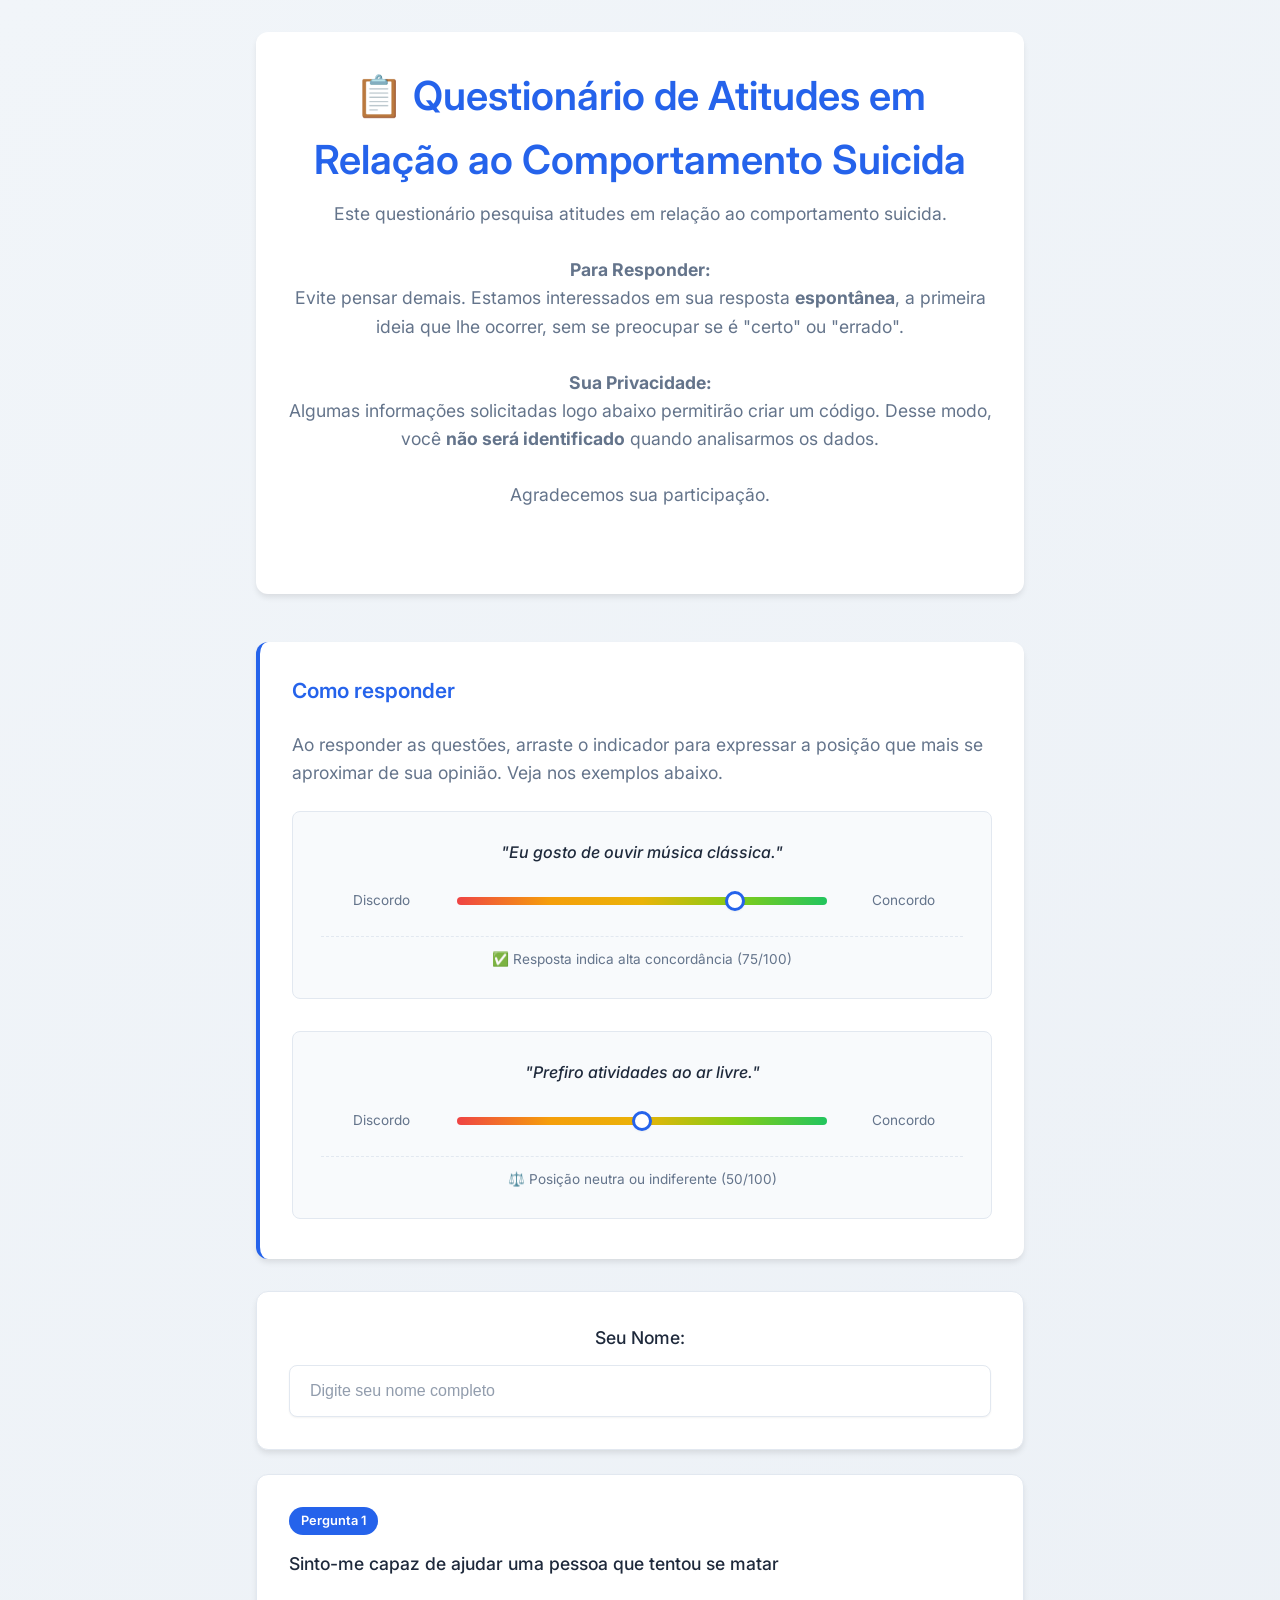
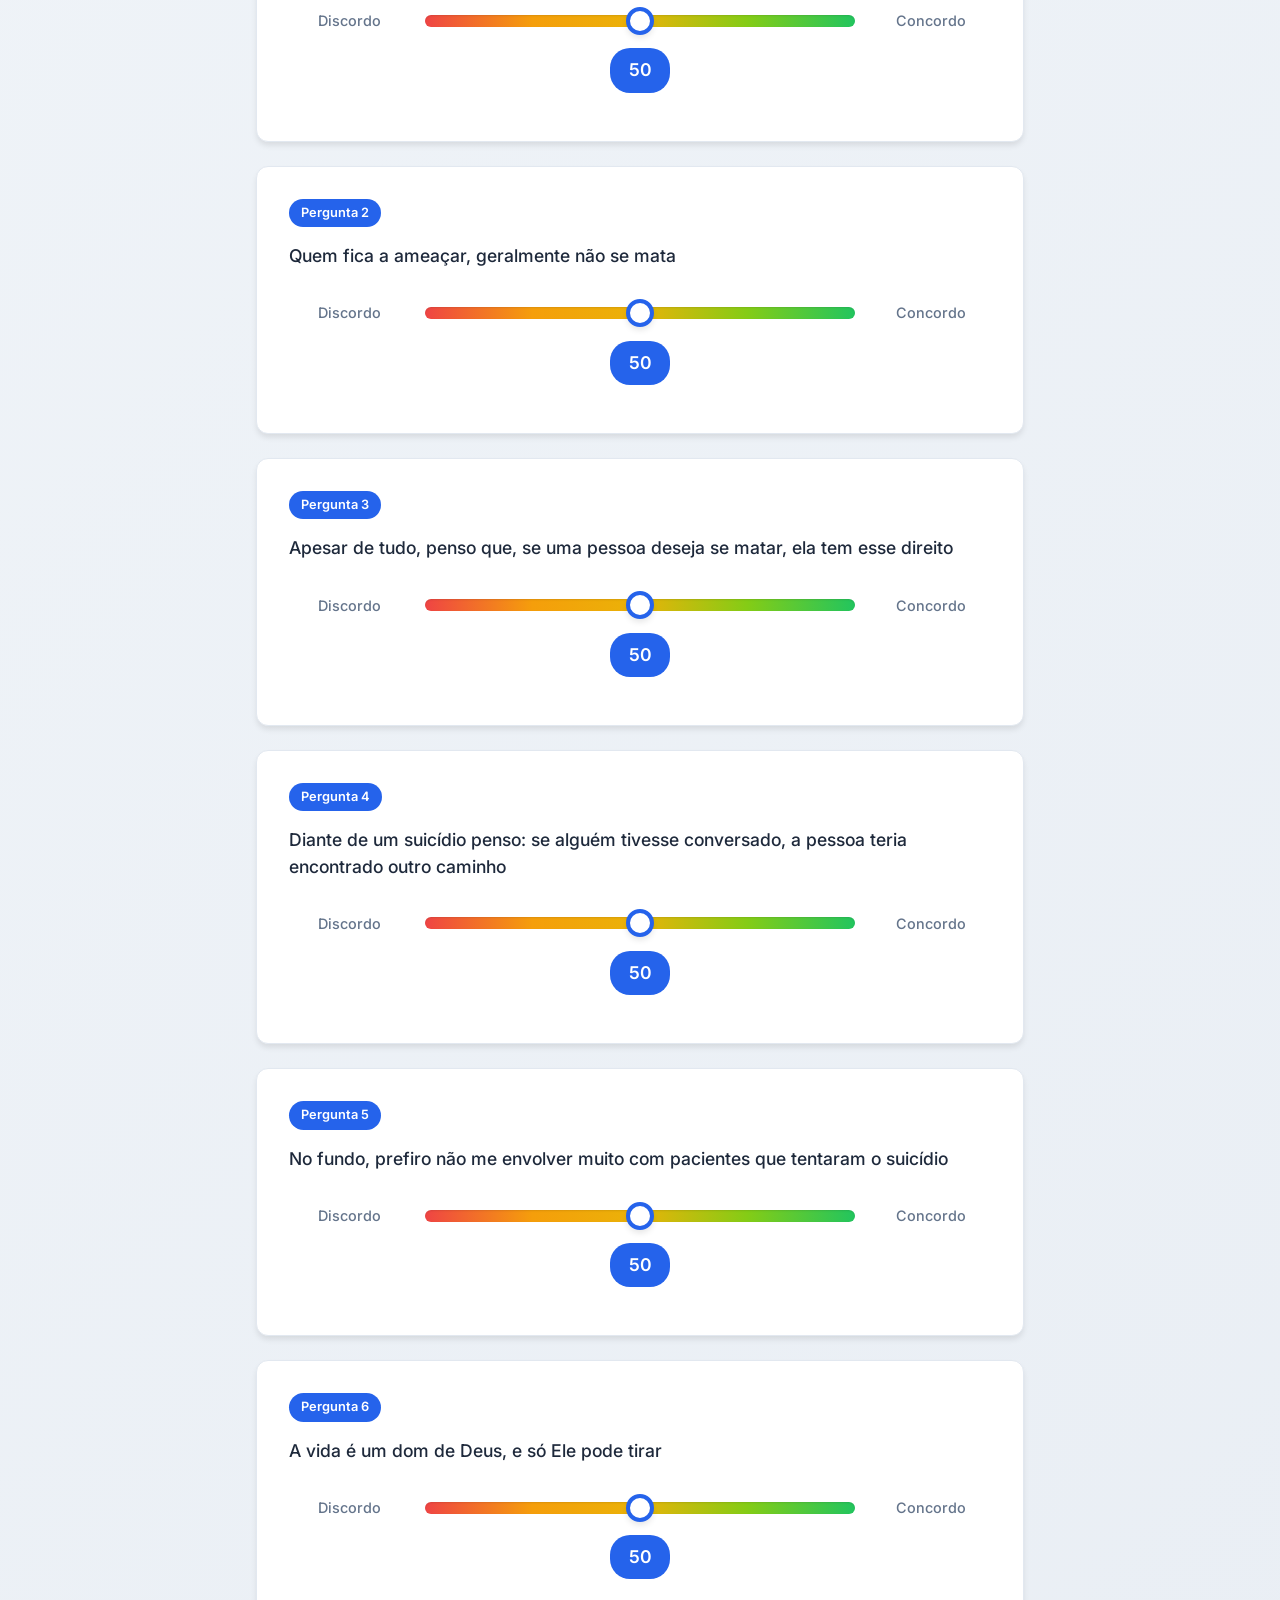
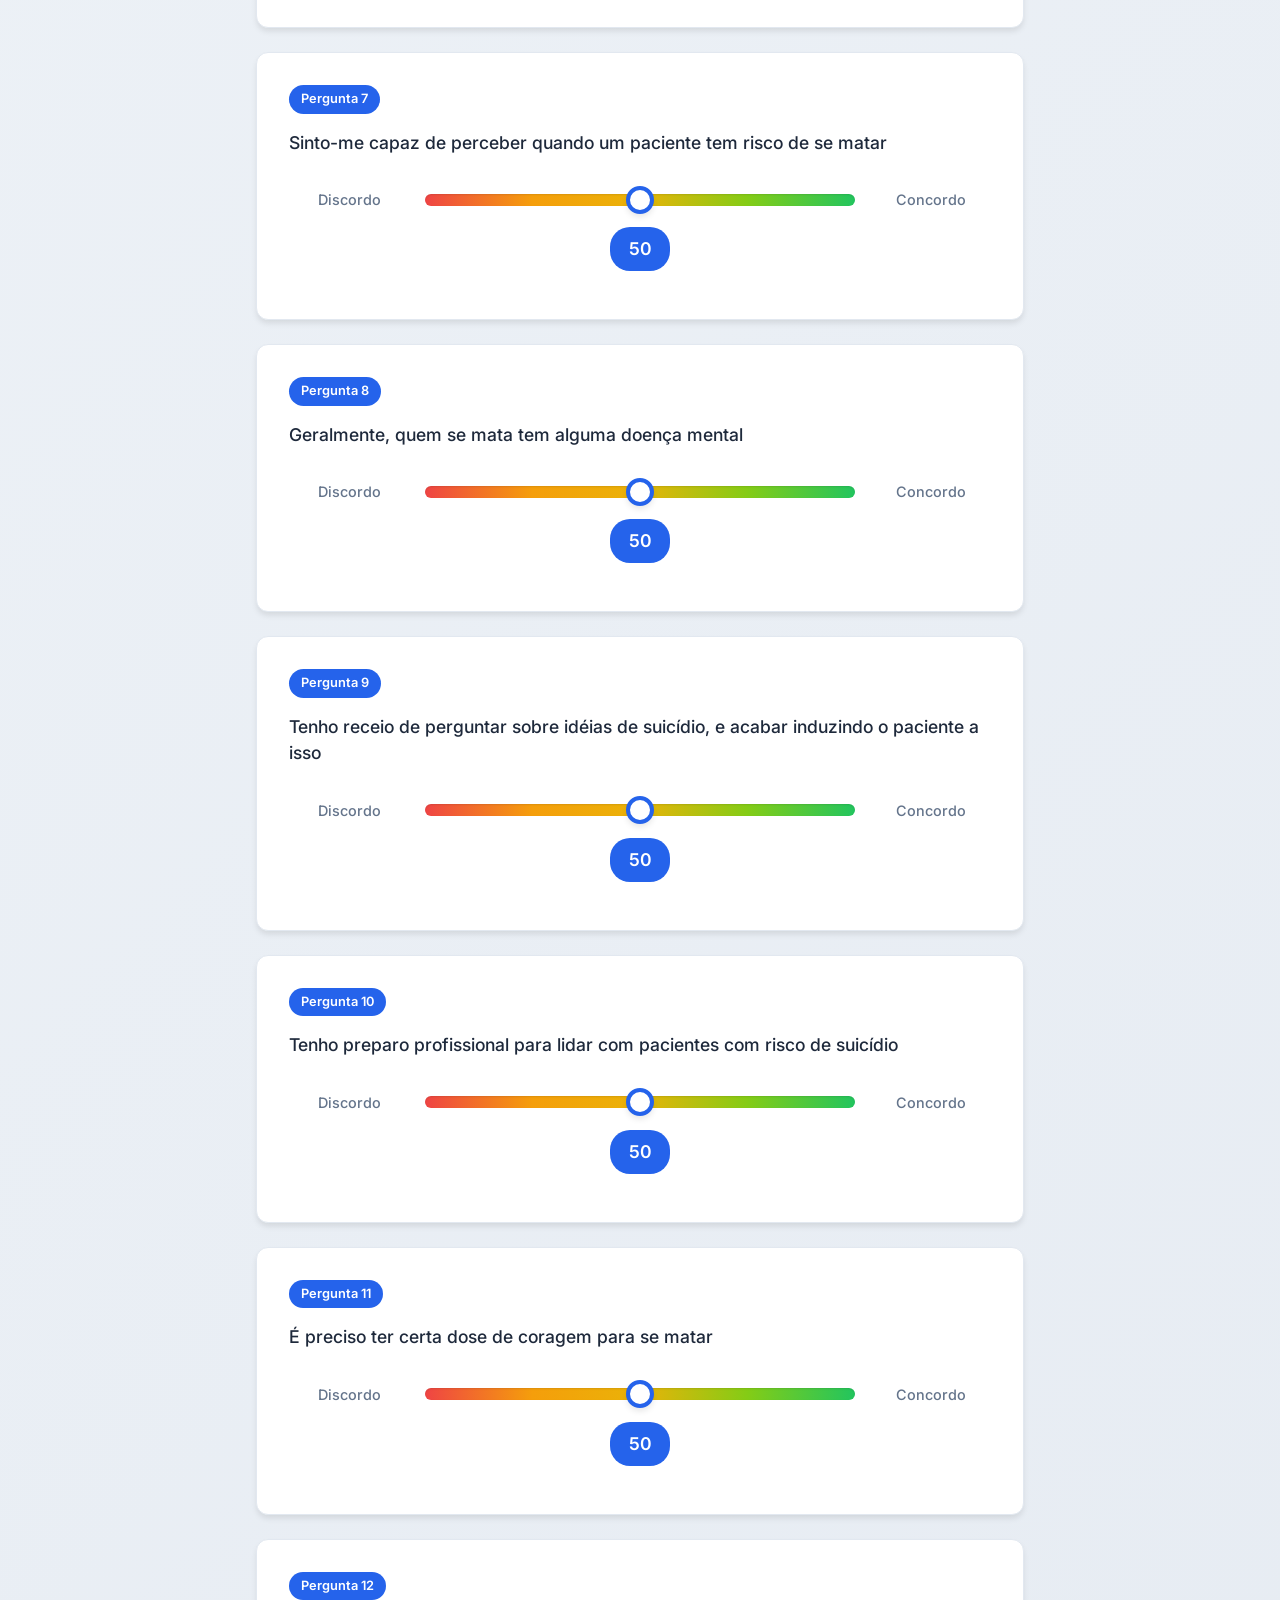
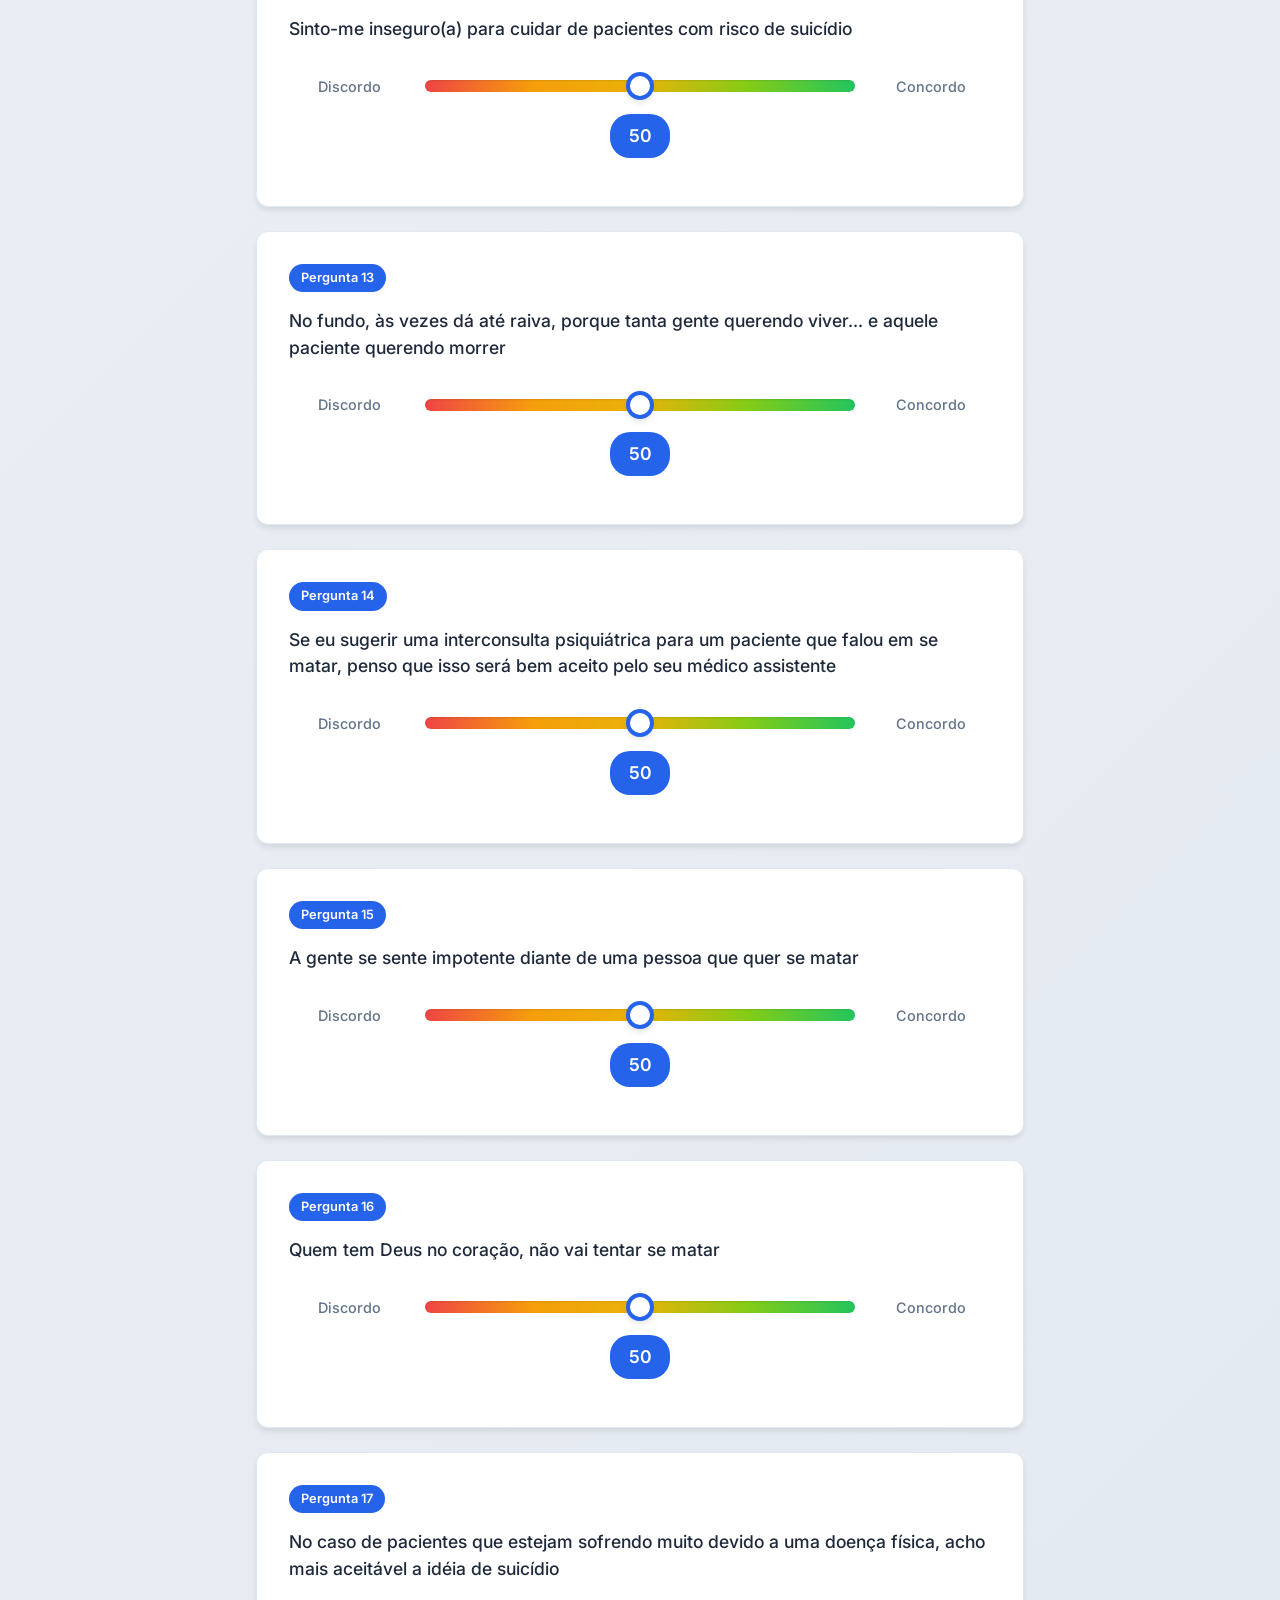
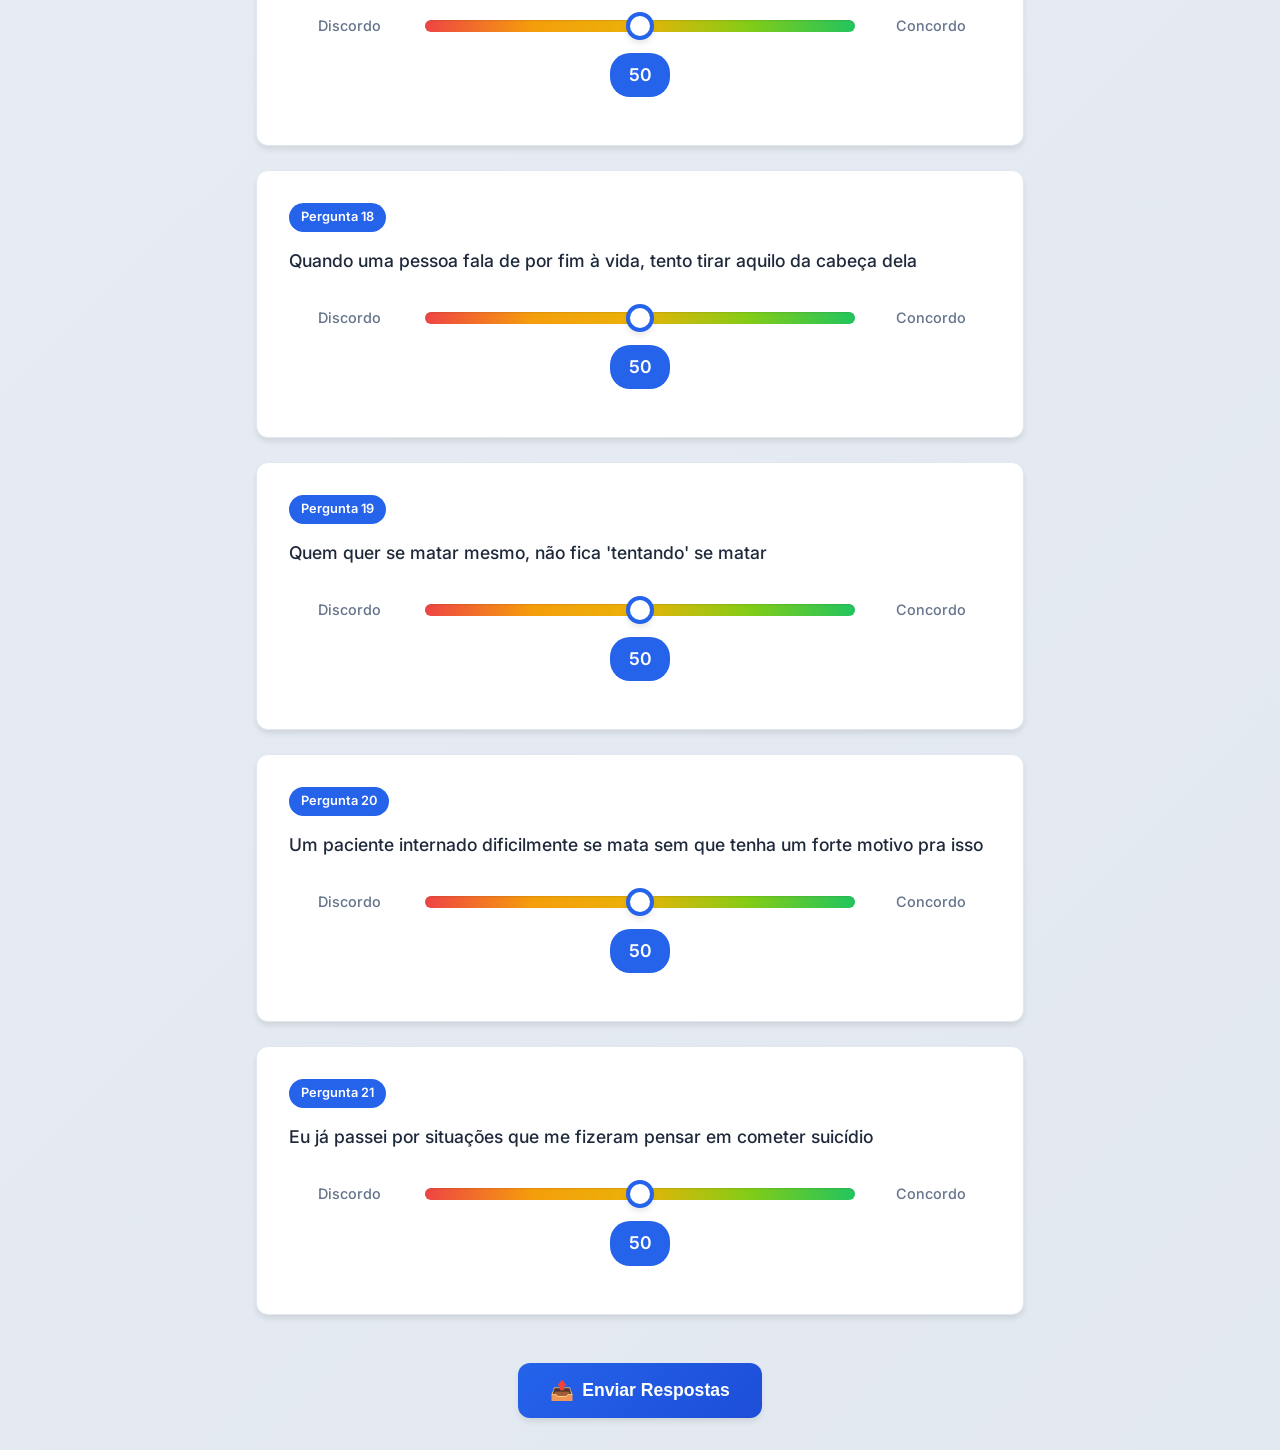
<file: index.html>
<!DOCTYPE html>
<html lang="pt-BR">
<head>
    <meta charset="UTF-8">
    <meta name="viewport" content="width=device-width, initial-scale=1.0">
    <title>Questionário de Atitudes em Relação ao Comportamento Suicida</title>
    <link rel="stylesheet" href="style.css">
    <link href="https://fonts.googleapis.com/css2?family=Inter:wght@300;400;500;600&display=swap" rel="stylesheet">
</head>
<body>
    <div class="container">
        <header class="header">
            <h1>📋 Questionário de Atitudes em Relação ao Comportamento Suicida</h1>
            <p class="subtitle">
                Este questionário pesquisa atitudes em relação ao comportamento suicida.
                <br><br>
                <strong>Para Responder:</strong><br>
                Evite pensar demais. Estamos interessados em sua resposta <strong>espontânea</strong>, a primeira ideia que lhe ocorrer, sem se preocupar se é "certo" ou "errado".
                <br><br>
                <strong>Sua Privacidade:</strong><br>
                Algumas informações solicitadas logo abaixo permitirão criar um código. Desse modo, você <strong>não será identificado</strong> quando analisarmos os dados.
                <br><br>
                Agradecemos sua participação.
                <br><br>
            </p>
        </header>

        <div class="instructions-section">
            <h2> Como responder</h2>
            <p class="subtitle"> Ao responder as questões, arraste o indicador para expressar a posição que mais se aproximar de sua opinião. Veja nos exemplos abaixo.</p>
            <div class="instruction-examples">
                <div class="example-item">
                    <p class="example-statement">"Eu gosto de ouvir música clássica."</p>
                    <div class="example-slider">
                        <span class="example-label">Discordo</span>
                        <div class="example-track">
                            <div class="example-thumb" style="left: 75%;"></div>
                        </div>
                        <span class="example-label">Concordo</span>
                    </div>
                    <p class="example-explanation">✅ Resposta indica alta concordância (75/100)</p>
                </div>
                
                <div class="example-item">
                    <p class="example-statement">"Prefiro atividades ao ar livre."</p>
                    <div class="example-slider">
                        <span class="example-label">Discordo</span>
                        <div class="example-track">
                            <div class="example-thumb" style="left: 50%;"></div>
                        </div>
                        <span class="example-label">Concordo</span>
                    </div>
                    <p class="example-explanation">⚖️ Posição neutra ou indiferente (50/100)</p>
                </div>
            </div>
        </div>

        <form id="survey-form" class="survey-form">
            <!-- NOVO CAMPO PARA O NOME -->
            <div class="form-group question-item">
                <label for="userName">Seu Nome:</label>
                <input type="text" id="userName" name="userName" placeholder="Digite seu nome completo" required>
            </div>
            <!-- FIM DO NOVO CAMPO -->

            <div id="questions-container" class="questions-container">
                <!-- Perguntas serão carregadas aqui -->
            </div>
            
            <div class="form-actions">
                <button type="submit" class="submit-btn">
                    <span class="btn-icon">📤</span>
                    Enviar Respostas
                </button>
            </div>
        </form>

        <div id="loading" class="loading">
            <div class="spinner"></div>
            <p>Carregando perguntas...</p>
        </div>

        <div id="success-screen" class="success-screen hidden">
            <div class="success-icon">✅</div>
            <h2>Obrigada por participar!</h2>
            <p>Suas respostas foram <strong>enviadas com sucesso</strong>.</p>
            <p class="success-sub">Você já pode fechar esta página.</p>
        </div>
    </div>

    <script src="script.js"></script>
</body>
</html>
</file>
<file: style.css>
:root {
    --primary-color: #2563eb;
    --primary-hover: #1d4ed8;
    --secondary-color: #64748b;
    --success-color: #10b981;
    --background: #f8fafc;
    --surface: #ffffff;
    --border: #e2e8f0;
    --text-primary: #1e293b;
    --text-secondary: #64748b;
    --shadow-sm: 0 1px 2px 0 rgb(0 0 0 / 0.05);
    --shadow-md: 0 4px 6px -1px rgb(0 0 0 / 0.1);
    --shadow-lg: 0 10px 15px -3px rgb(0 0 0 / 0.1);
    --radius: 12px;
    --radius-sm: 8px;
}

* {
    margin: 0;
    padding: 0;
    box-sizing: border-box;
}

body {
    font-family: 'Inter', -apple-system, BlinkMacSystemFont, sans-serif;
    background: linear-gradient(135deg, #f1f5f9 0%, #e2e8f0 100%);
    color: var(--text-primary);
    line-height: 1.6;
    min-height: 100vh;
}

.container {
    max-width: 800px;
    margin: 0 auto;
    padding: 2rem 1rem;
}

/* Header */
.header {
    text-align: center;
    margin-bottom: 3rem;
    padding: 2rem;
    background: var(--surface);
    border-radius: var(--radius);
    box-shadow: var(--shadow-md);
}

.header h1 {
    font-size: 2.5rem;
    font-weight: 600;
    color: var(--primary-color);
    margin-bottom: 0.5rem;
}

.subtitle {
    font-size: 1.1rem;
    color: var(--text-secondary);
    margin-bottom: 1.5rem;
}

.scale-info {
    display: flex;
    justify-content: space-between;
    gap: 1rem;
    padding: 1rem;
    background: #f1f5f9;
    border-radius: var(--radius-sm);
    border: 2px dashed var(--border);
}

.scale-point {
    font-size: 0.9rem;
    font-weight: 500;
    color: var(--text-secondary);
}

/* Instructions - CORRIGIDO PARA EVITAR OVERFLOW */
.instructions-section {
    background: var(--surface);
    border-radius: var(--radius);
    padding: 2rem;
    margin-bottom: 2rem;
    box-shadow: var(--shadow-md);
    border-left: 4px solid var(--primary-color);
    
    /* CORREÇÕES PARA EVITAR OVERFLOW */
    min-height: auto;
    height: auto;
    overflow: visible;
    padding-bottom: 2.5rem;
}

.instructions-section h2 {
    color: var(--primary-color);
    margin-bottom: 1.5rem;
    font-size: 1.3rem;
    font-weight: 600;
}

.instruction-examples {
    display: grid;
    gap: 2rem;
    
    /* CORREÇÕES PARA EVITAR OVERFLOW */
    grid-template-rows: auto auto;
}

.example-item {
    padding: 1.75rem;
    background: #f8fafc;
    border-radius: var(--radius-sm);
    border: 1px solid var(--border);
    
    /* CORREÇÕES PARA EVITAR OVERFLOW */
    height: auto;
    min-height: auto;
    overflow: visible;
}

.example-statement {
    font-weight: 500;
    font-style: italic;
    margin-bottom: 1rem;
    color: var(--text-primary);
    text-align: center;
}

.example-slider {
    display: flex;
    align-items: center;
    gap: 1rem;
    margin-bottom: 1rem;
    
    /* CORREÇÕES PARA EVITAR OVERFLOW */
    padding: 0.5rem 0;
}

.example-label {
    font-size: 0.85rem;
    color: var(--text-secondary);
    min-width: 120px;
    text-align: center;
}

.example-track {
    flex: 1;
    height: 8px;
    background: linear-gradient(90deg, #ef4444 0%, #f59e0b 25%, #eab308 50%, #84cc16 75%, #22c55e 100%);
    border-radius: 4px;
    position: relative;
    min-height: 8px;
    display: block;
    overflow: visible;
    
    /* CORREÇÕES PARA EVITAR OVERFLOW */
    margin: 0.25rem 0;
}

.example-thumb {
    position: absolute;
    top: 50%;
    width: 20px;
    height: 20px;
    background: var(--surface);
    border: 3px solid var(--primary-color);
    border-radius: 50%;
    transform: translate(-50%, -50%);
    box-shadow: var(--shadow-sm);
    display: block !important;
    z-index: 15;
    pointer-events: none;
}

.example-explanation {
    font-size: 0.85rem;
    color: var(--text-secondary);
    text-align: center;
    padding-top: 0.75rem;
    border-top: 1px dashed var(--border);
}

/* Questions */
.questions-container {
    display: grid;
    gap: 1.5rem;
}

.question-item {
    background: var(--surface);
    border-radius: var(--radius);
    padding: 2rem;
    box-shadow: var(--shadow-md);
    border: 1px solid var(--border);
    transition: all 0.2s ease;
}

.question-item:hover {
    box-shadow: var(--shadow-lg);
    transform: translateY(-2px);
}

.question-number {
    display: inline-block;
    background: var(--primary-color);
    color: white;
    padding: 0.25rem 0.75rem;
    border-radius: 20px;
    font-size: 0.8rem;
    font-weight: 600;
    margin-bottom: 1rem;
}

.question-text {
    font-size: 1.1rem;
    font-weight: 500;
    margin-bottom: 2rem;
    color: var(--text-primary);
    line-height: 1.5;
}

.slider-container {
    margin-bottom: 1rem;
}

.slider-wrapper {
    display: flex;
    align-items: center;
    gap: 1rem;
    margin-bottom: 1rem;
}

.slider-label {
    font-size: 0.9rem;
    color: var(--text-secondary);
    min-width: 120px;
    text-align: center;
    font-weight: 500;
}

.slider-track {
    flex: 1;
    height: 12px;
    background: linear-gradient(90deg, #ef4444 0%, #f59e0b 25%, #eab308 50%, #84cc16 75%, #22c55e 100%);
    border-radius: 6px;
    position: relative;
    cursor: pointer;
    box-shadow: inset 0 1px 2px rgba(0,0,0,0.1);
    min-height: 12px;
    display: block !important;
    overflow: visible;
    -webkit-appearance: none;
    -moz-appearance: none;
    appearance: none;
    touch-action: none;
    user-select: none;
    -webkit-user-select: none;
    -moz-user-select: none;
    -ms-user-select: none;
}

.slider-thumb {
    position: absolute;
    top: 50%;
    width: 28px;
    height: 28px;
    background: var(--surface);
    border: 4px solid var(--primary-color);
    border-radius: 50%;
    transform: translate(-50%, -50%);
    cursor: grab;
    box-shadow: var(--shadow-md);
    transition: all 0.2s ease;
    z-index: 10;
    display: block !important;
    visibility: visible !important;
    opacity: 1 !important;
    -webkit-appearance: none;
    -moz-appearance: none;
    appearance: none;
    touch-action: none;
    user-select: none;
    -webkit-user-select: none;
    -moz-user-select: none;
    -ms-user-select: none;
}

.slider-thumb:hover {
    transform: translate(-50%, -50%) scale(1.1);
    box-shadow: var(--shadow-lg);
}

.slider-thumb.dragging {
    cursor: grabbing;
    transform: translate(-50%, -50%) scale(1.2);
    box-shadow: 0 8px 25px rgba(37, 99, 235, 0.3);
}

.value-display {
    text-align: center;
    margin-top: 1rem;
}

.value-number {
    display: inline-block;
    background: var(--primary-color);
    color: white;
    padding: 0.5rem 1rem;
    border-radius: 20px;
    font-weight: 600;
    font-size: 1.1rem;
    min-width: 60px;
}

.question-instructions {
    margin-top: 1rem;
    padding: 1rem;
    background: #fef3c7;
    border-radius: var(--radius-sm);
    border-left: 4px solid #f59e0b;
    font-size: 0.9rem;
    color: #92400e;
}

/* Form Actions */
.form-actions {
    margin-top: 3rem;
    text-align: center;
}

.submit-btn {
    background: linear-gradient(135deg, var(--primary-color) 0%, var(--primary-hover) 100%);
    color: white;
    border: none;
    padding: 1rem 2rem;
    border-radius: var(--radius);
    font-size: 1.1rem;
    font-weight: 600;
    cursor: pointer;
    box-shadow: var(--shadow-md);
    transition: all 0.3s ease;
    display: inline-flex;
    align-items: center;
    gap: 0.5rem;
    min-width: 200px;
    justify-content: center;
}

.submit-btn:hover {
    transform: translateY(-2px);
    box-shadow: var(--shadow-lg);
}

.submit-btn:active {
    transform: translateY(0);
}

.btn-icon {
    font-size: 1.2rem;
}

/* Loading */
.loading {
    text-align: center;
    padding: 3rem;
    color: var(--text-secondary);
}

.loading.hidden {
    display: none;
}

.spinner {
    width: 40px;
    height: 40px;
    border: 4px solid var(--border);
    border-top: 4px solid var(--primary-color);
    border-radius: 50%;
    animation: spin 1s linear infinite;
    margin: 0 auto 1rem;
}

@keyframes spin {
    0% { transform: rotate(0deg); }
    100% { transform: rotate(360deg); }
}

/* Estilos para o campo de nome (input e label) */
.form-group {
    margin-bottom: 1.5rem;
}

.form-group label {
    display: block;
    margin-bottom: 0.75rem;
    font-size: 1.1rem;
    font-weight: 500;
    color: var(--text-primary);
    text-align: center;
}

.form-group input[type="text"] {
    width: 100%;
    padding: 1rem 1.25rem;
    border: 1px solid var(--border);
    border-radius: var(--radius-sm);
    font-size: 1rem;
    color: var(--text-primary);
    background-color: var(--surface);
    box-shadow: var(--shadow-sm);
    transition: all 0.2s ease;
}

.form-group input[type="text"]::placeholder {
    color: var(--text-secondary);
    opacity: 0.7;
}

.form-group input[type="text"]:focus {
    outline: none;
    border-color: var(--primary-color);
    box-shadow: 0 0 0 3px rgba(37, 99, 235, 0.2);
}

/* CORREÇÕES ESPECÍFICAS PARA MOBILE */
@media (max-width: 768px) {
    .container {
        padding: 1rem;
    }

    .header h1 {
        font-size: 2rem;
    }

    .scale-info {
        flex-direction: column;
        text-align: center;
        gap: 0.5rem;
    }

    /* CORREÇÃO PRINCIPAL: Instructions Section em Mobile */
    .instructions-section {
        padding: 1.5rem;
        padding-bottom: 2.5rem;
        margin-bottom: 2rem;
        
        /* Garante altura automática em mobile */
        height: auto !important;
        min-height: auto !important;
        overflow: visible !important;
    }
    
    .instruction-examples {
        gap: 2rem;
        
        /* Força o grid a se ajustar ao conteúdo */
        grid-template-rows: auto auto !important;
        height: auto !important;
    }
    
    .example-item {
        padding: 1.5rem;
        margin-bottom: 0;
        
        /* Garante que cada item se ajuste ao conteúdo */
        height: auto !important;
        min-height: auto !important;
        overflow: visible !important;
        
        /* Adiciona espaço extra para garantir que não vaze */
        padding-bottom: 2rem;
    }

    /* === CORREÇÃO DOS SLIDERS EM MOBILE === */
    .slider-wrapper {
        gap: 0.5rem;
        align-items: center;
        flex-wrap: nowrap;
        overflow: visible;
    }

    .slider-label {
        min-width: auto;
        font-size: 0.85rem;
        padding: 0;
        background: transparent;
        border: none;
        border-radius: 0;
        white-space: nowrap;
        flex-shrink: 0;
    }

    .slider-track {
        flex: 1;
        min-width: 120px;
        margin: 0;
        overflow: visible !important;
    }

    /* === CORREÇÃO DOS SLIDERS DE EXEMPLO EM MOBILE === */
    .example-slider {
        gap: 0.5rem;
        align-items: center;
        flex-wrap: nowrap;
        overflow: visible;
        padding: 0.75rem 0;
        margin-bottom: 1.25rem;
    }

    .example-label {
        min-width: auto;
        font-size: 0.8rem;
        padding: 0;
        background: transparent;
        border: none;
        border-radius: 0;
        white-space: nowrap;
        flex-shrink: 0;
        max-width: 80px;
        line-height: 1.2;
    }

    .example-track {
        flex: 1;
        min-width: 120px;
        margin: 0;
        overflow: visible !important;
        height: 10px;
    }
    
    .example-thumb {
        width: 22px;
        height: 22px;
        z-index: 20;
    }

    .question-item {
        padding: 1.5rem;
    }

    .submit-btn {
        width: 100%;
        padding: 1.25rem;
        font-size: 1.2rem;
    }

    /* Ajustes de responsividade para o campo de nome em telas menores */
    .form-group label {
        font-size: 1rem;
        margin-bottom: 0.5rem;
    }
    .form-group input[type="text"] {
        padding: 0.8rem 1rem;
    }
    .form-group.question-item {
        padding: 1.5rem;
    }
}

@media (max-width: 480px) {
    .header {
        padding: 1.5rem;
    }

    /* CORREÇÃO EXTRA PARA TELAS MUITO PEQUENAS */
    .instructions-section {
        padding: 1rem;
        padding-bottom: 2rem;
    }
    
    .example-item {
        padding: 1rem;
        padding-bottom: 1.5rem;
    }
    
    .example-label {
        font-size: 0.75rem;
        max-width: 70px;
    }
    
    .example-track {
        min-width: 100px;
        height: 8px;
    }
    
    .example-thumb {
        width: 18px;
        height: 18px;
    }

    .question-item {
        padding: 1rem;
    }

    /* Mantém as proporções do thumb e track em telas menores */
    .slider-track {
        height: 16px;
        border-width: 2px;
    }
    .slider-thumb {
        width: 32px;
        height: 32px;
        border-width: 3px;
    }
}

/* CORREÇÕES ADICIONAIS PARA WEBKIT (Safari/Chrome Mobile) */
@media (max-width: 768px) {
    .slider-track,
    .example-track {
        -webkit-transform: translateZ(0);
        transform: translateZ(0);
        will-change: transform;
        backface-visibility: hidden;
        -webkit-backface-visibility: hidden;
    }

    .slider-thumb,
    .example-thumb {
        -webkit-transform: translate(-50%, -50%) translateZ(0);
        transform: translate(-50%, -50%) translateZ(0);
        will-change: transform;
        backface-visibility: hidden;
        -webkit-backface-visibility: hidden;
    }
}

/* Utilitário genérico para esconder elementos (usado pela tela de sucesso) */
.hidden {
    display: none !important;
}

/* Tela de confirmação exibida após o envio bem-sucedido */
.success-screen {
    text-align: center;
    background: var(--surface);
    border-radius: var(--radius);
    padding: 3rem 2rem;
    margin-bottom: 2rem;
    box-shadow: var(--shadow-lg);
    border-top: 6px solid var(--success-color);
    animation: fadeInUp 0.4s ease;
}

.success-screen .success-icon {
    font-size: 3.5rem;
    line-height: 1;
    margin-bottom: 1rem;
}

.success-screen h2 {
    color: var(--success-color);
    font-size: 2rem;
    font-weight: 600;
    margin-bottom: 1rem;
}

.success-screen p {
    font-size: 1.15rem;
    color: var(--text-primary);
    margin-bottom: 0.5rem;
}

.success-screen .success-sub {
    font-size: 1rem;
    color: var(--text-secondary);
    margin-top: 0.75rem;
}

@keyframes fadeInUp {
    from { opacity: 0; transform: translateY(12px); }
    to   { opacity: 1; transform: translateY(0); }
}
</file>
